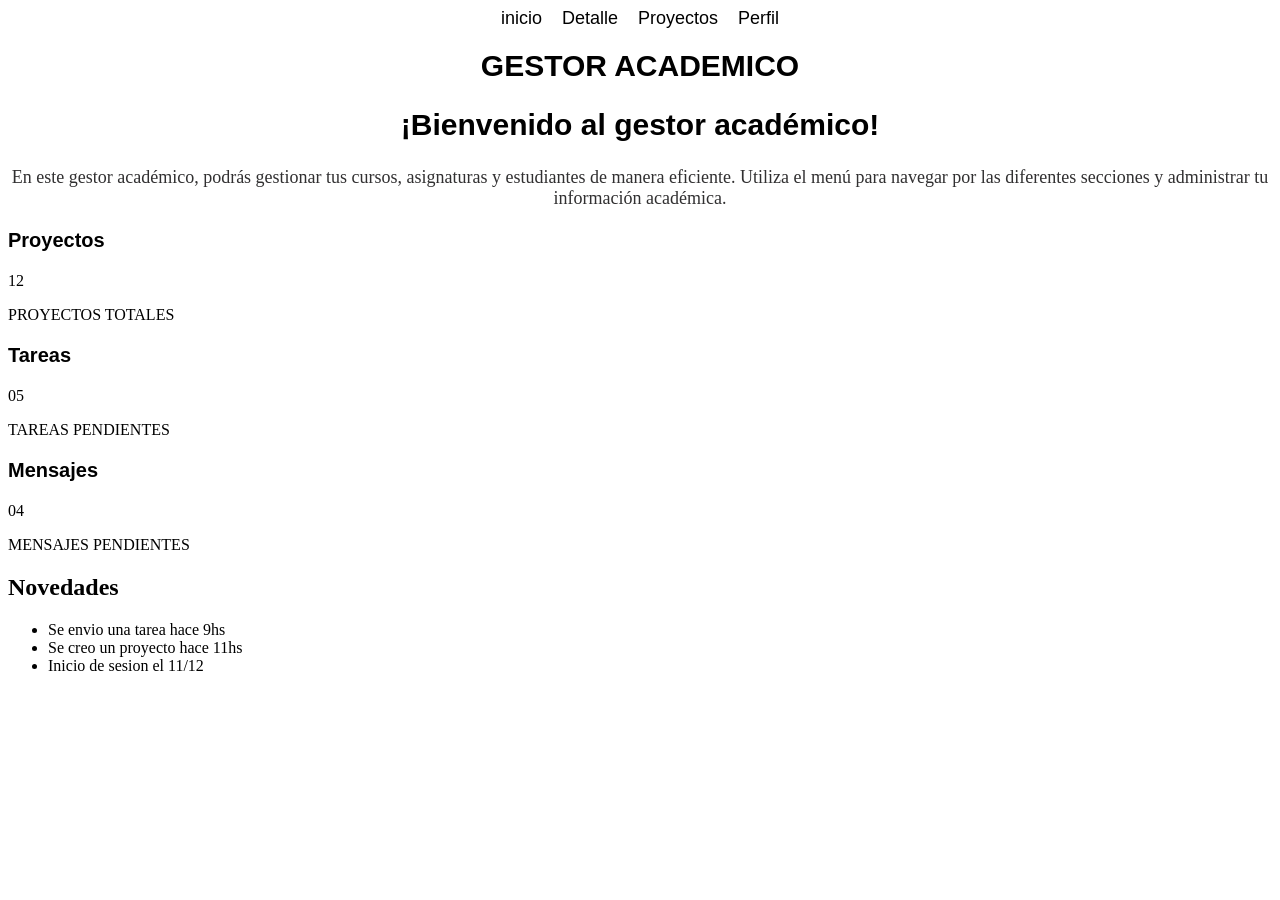
<file: index.html>
<!DOCTYPE html>
<html lang="es">
<head>
    <meta charset="UTF-8">
    <meta name="viewport" content="width=device-width">
    <link rel="stylesheet" href="./src/CSS/style.css">
    <title>GESTOR ACADEMICO</title>
</head>
<body>
    <main>
        <nav>
            <ul class="menu">
                <li><a href="#index.html">inicio</a></li>
                <li><a href="detalle.html">Detalle</a></li>
                <li><a href="proyectos.html">Proyectos</a></li>
                <li><a href="perfil.html">Perfil</a></li>
            </ul>
        </nav>
        <header>
            <h1 class="titulo">GESTOR ACADEMICO</h1>
        </header>
            <h2 class="titulo">¡Bienvenido al gestor académico!</h2>
            <p class="texto">En este gestor académico, podrás gestionar tus cursos, asignaturas y estudiantes de manera eficiente. Utiliza el menú para navegar por las diferentes secciones y administrar tu información académica.</p>
        <div>
            <header>
                <h3>Proyectos</h3>
            </header>
                <p>12</p>
                <p>PROYECTOS TOTALES</p>
        </div>

            <div>
                <header>
                    <h3>Tareas</h3>
                </header>
                <p>05</p>
                <p>TAREAS PENDIENTES</p>
            </div>
            
            <div>
                <header>
                    <h3>Mensajes</h3>
                </header>
                <p>04</p>
                <P>MENSAJES PENDIENTES</P>
            </div>
                <header>
                    <h2>Novedades</h2>
                </header>
                <ul>
                    <li>Se envio una tarea hace 9hs</li>
                    <li>Se creo un proyecto hace 11hs</li>
                    <li>Inicio de sesion el 11/12</li>
                </ul>
    </main>
</body>
</html>
</file>
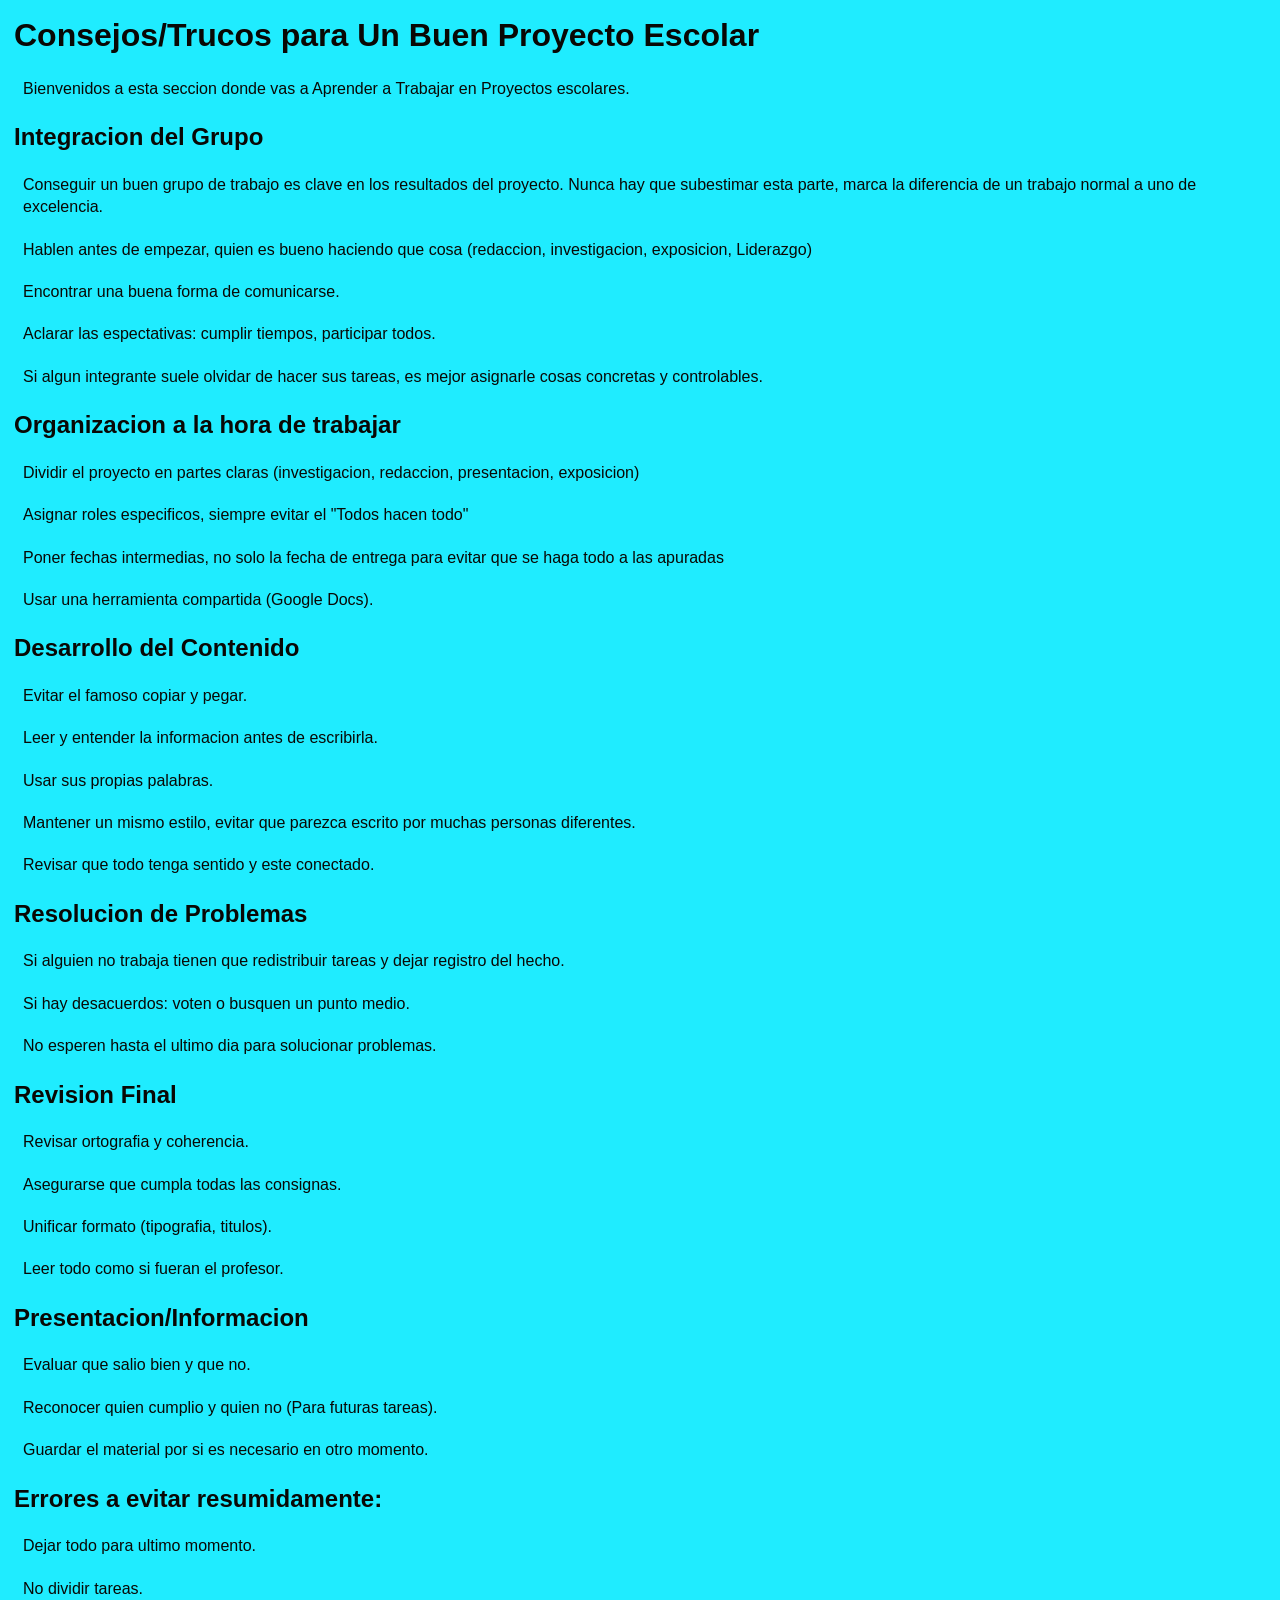
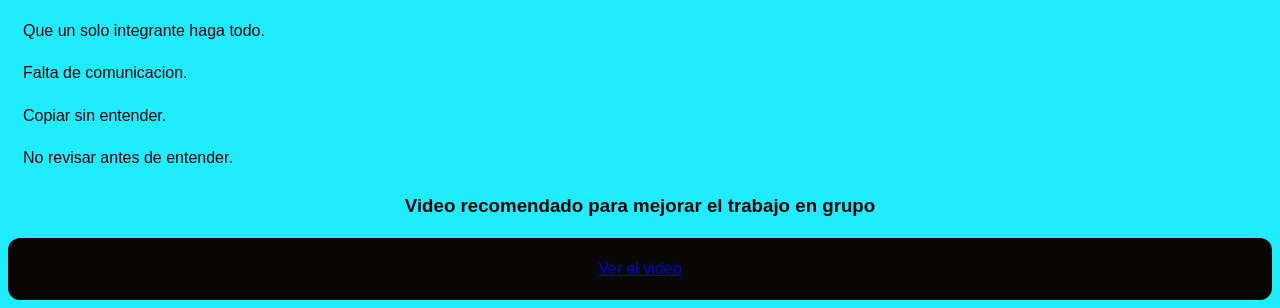
<file: Consejos.html>
<!DOCTYPE html>
<html lang="es">
<head>
  <meta charset="UTF-8">
  <link rel="stylesheet" href="src/CSS/styles.css">
  <meta name="viewport" content="width=device-width, initial-scale=1.0"> 
  <title>Consejos Para Un Buen Proyecto</title>
</head>
<body>
    <h1>Consejos/Trucos para Un Buen Proyecto Escolar </h1>
     <p>Bienvenidos a esta seccion donde vas a Aprender a Trabajar en Proyectos escolares. </p>
        <h2>Integracion del Grupo</h2>
         <p>Conseguir un buen grupo de trabajo es clave en los resultados del proyecto. Nunca hay que subestimar esta parte, marca la diferencia de un trabajo normal a uno de excelencia.</p>
         <p> Hablen antes de empezar, quien es bueno haciendo que cosa (redaccion, investigacion, exposicion, Liderazgo)</p>
         <p> Encontrar una buena forma de comunicarse.
         <p> Aclarar las espectativas: cumplir tiempos, participar todos.</p>
         <p> Si algun integrante suele olvidar de hacer sus tareas, es mejor asignarle cosas concretas y controlables.</p>
        <h2>Organizacion a la hora de trabajar </h2>
         <p> Dividir el proyecto en partes claras (investigacion, redaccion, presentacion, exposicion) </p>
         <p> Asignar roles especificos, siempre evitar el "Todos hacen todo" </p>
         <p> Poner fechas intermedias, no solo la fecha de entrega para evitar que se haga todo a las apuradas </p>
         <p> Usar una herramienta compartida (Google Docs). </p>
        <h2>Desarrollo del Contenido </h2>
         <p> Evitar el famoso copiar y pegar. </p>
         <p> Leer y entender la informacion antes de escribirla. </p>
         <p> Usar sus propias palabras. </p>
         <p> Mantener un mismo estilo, evitar que parezca escrito por muchas personas diferentes. </p>
         <p> Revisar que todo tenga sentido y este conectado. </p>
        <h2>Resolucion de Problemas </h2>
         <p> Si alguien no trabaja tienen que redistribuir tareas y dejar registro del hecho. </p>
         <p> Si hay desacuerdos: voten o busquen un punto medio. </p>
         <p> No esperen hasta el ultimo dia para solucionar problemas. </p>
        <h2>Revision Final </h2>
         <p> Revisar ortografia y coherencia. </p> 
         <p> Asegurarse que cumpla todas las consignas. </p> 
         <p> Unificar formato (tipografia, titulos). </p>
         <p> Leer todo como si fueran el profesor. </p>
        <h2>Presentacion/Informacion </h2>
         <p> Evaluar que salio bien y que no. </p>
         <p> Reconocer quien cumplio y quien no (Para futuras tareas). </p>
         <p> Guardar el material por si es necesario en otro momento. </p>
        <h2>Errores a evitar resumidamente: </h2>
         <p> Dejar todo para ultimo momento. </p>
         <p> No dividir tareas. </p>
         <p> Que un solo integrante haga todo. </p>
         <p> Falta de comunicacion. </p>
         <p> Copiar sin entender. </p>
         <p> No revisar antes de entender. </p>
        <h3>Video recomendado para mejorar el trabajo en grupo </h3>
         <section class="bloque">
         <div class="card">
          <a href="https://www.youtube.com/watch?v=INRzFKTzmZs" target="_blank">
  Ver el video
</a>
    </div>
  </section>
</html>
</file>
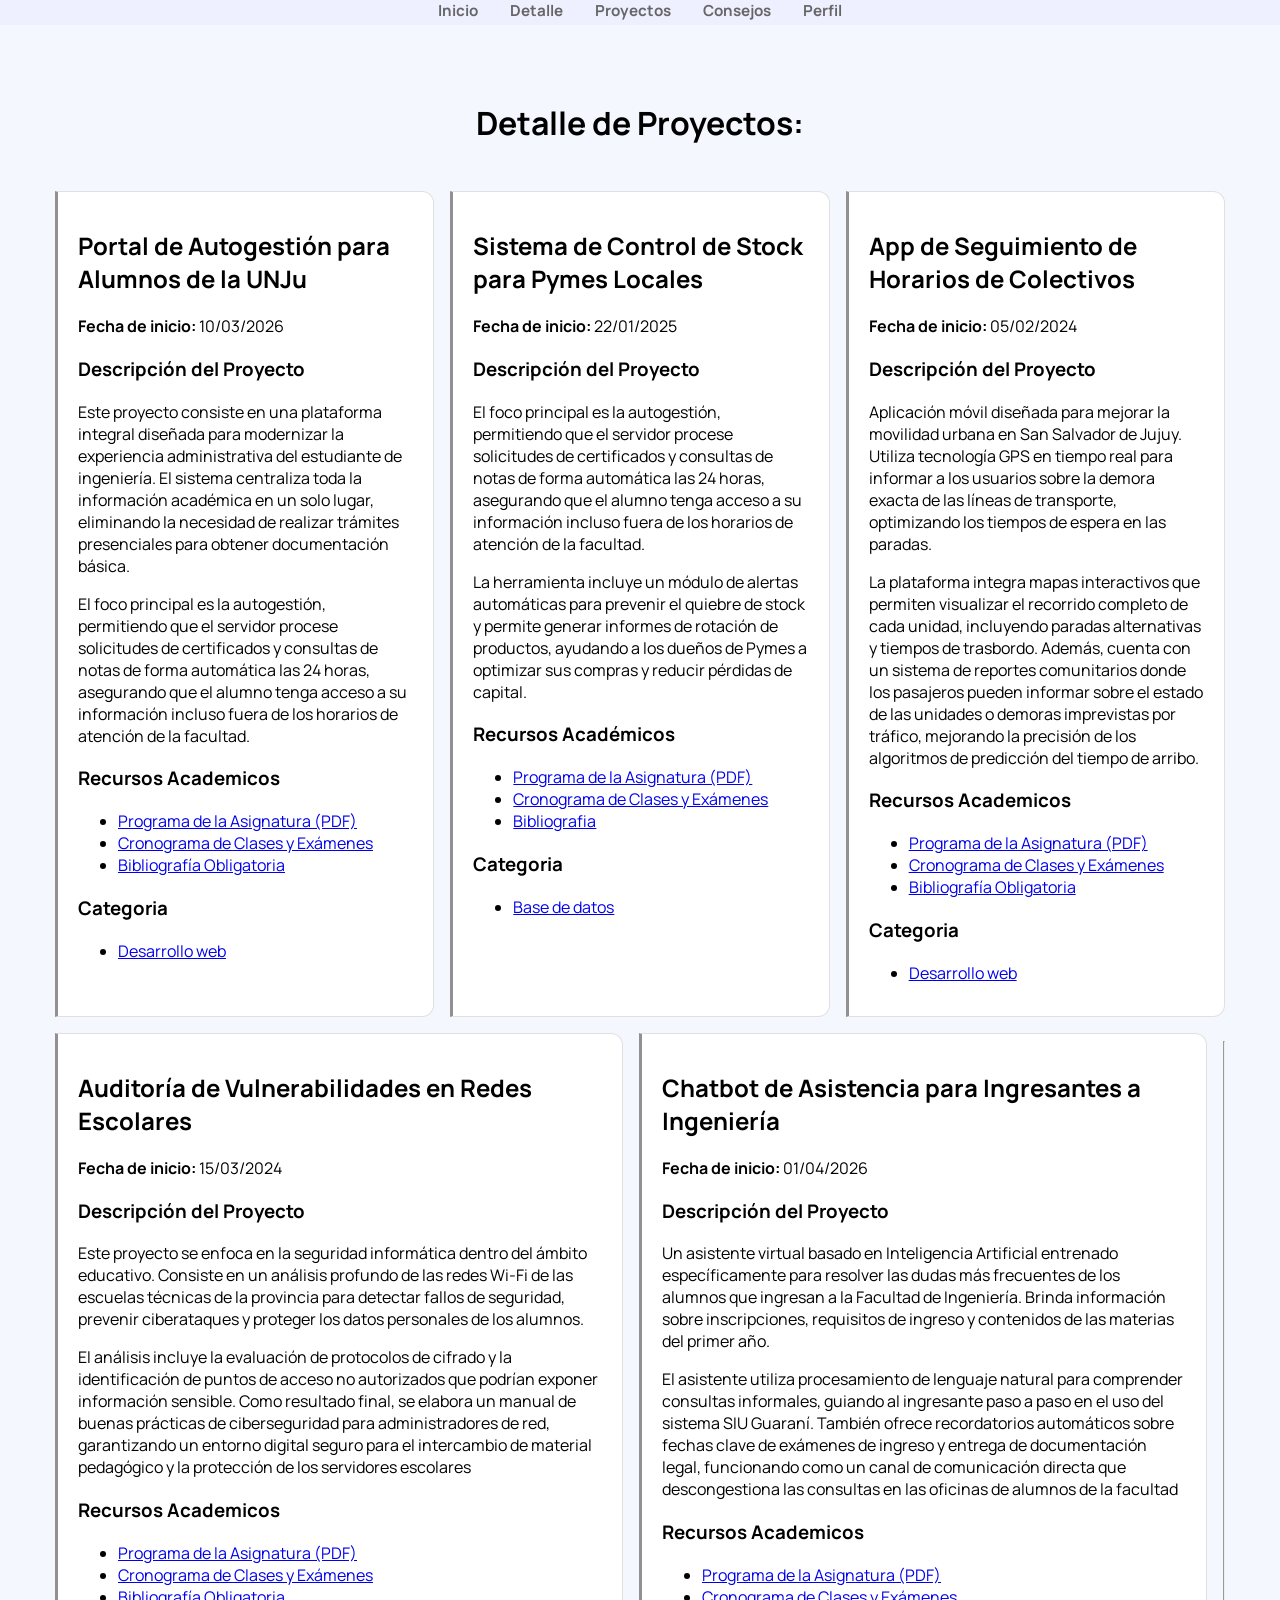
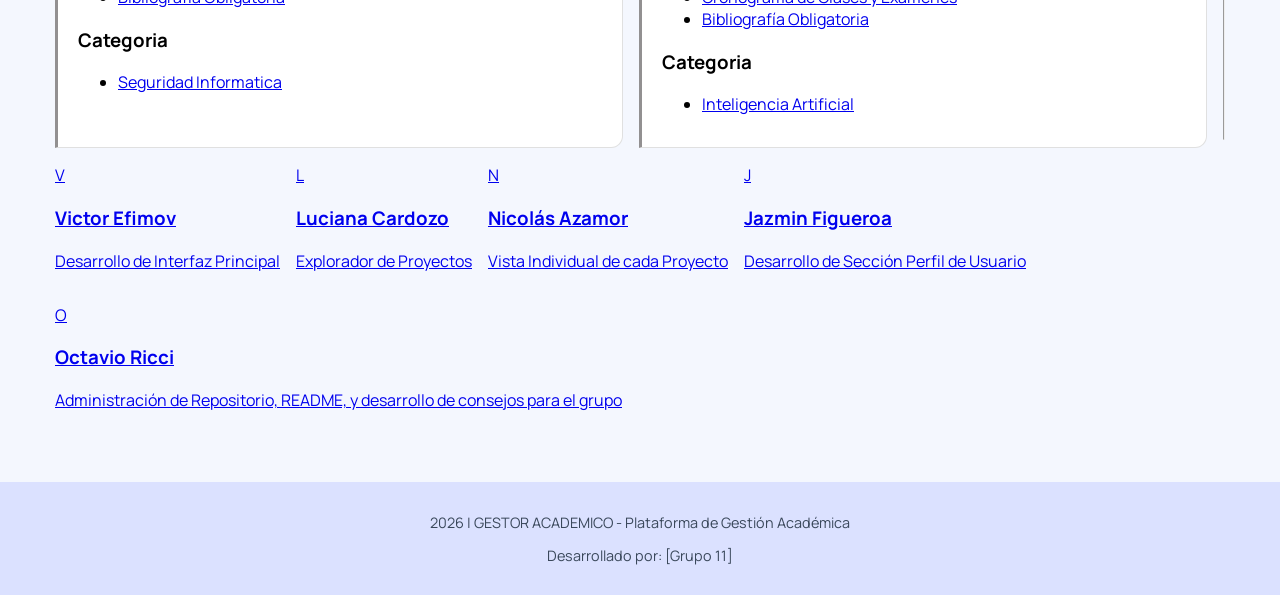
<file: detalle.html>
<!DOCTYPE html>
<html lang="es">
<head>
    <meta charset="UTF-8">
    <meta name="viewport" content="width=device-width">
    <link rel="stylesheet" href="./src/CSS/global.css">
    <link rel="stylesheet" href="./src/CSS/detalle.css">
    <title>GESTOR ACADEMICO - DETALLE</title>
</head>
<body>
    <header>
    <nav class="nav">
                <a href="index.html">Inicio</a>
                <a href="detalle.html">Detalle</a>
                <a href="proyectos.html">Proyectos</a>
                <a href="Consejos.html">Consejos</a>
                <a href="perfil.html">Perfil</a>
            </nav>   
        </header>
            <main>
             <div class="bienvenida">
            <h1 class="titulo">Detalle de Proyectos:</h1>
            </div>
        </header>
        <section class="cartagrande">
            <div class="carta">
        <h2 class="titulo">Portal de Autogestión para Alumnos de la UNJu </h2>
        <p class="texto"><b>Fecha de inicio:</b> 10/03/2026</p>
        <h3 class="titulo">Descripción del Proyecto</h3>
        <p class="texto">
           Este proyecto consiste en una plataforma integral diseñada para modernizar la experiencia administrativa del estudiante de ingeniería. El sistema centraliza toda la información académica en un solo lugar, eliminando la necesidad de realizar trámites presenciales para obtener documentación básica.
        </p>
        <p class="texto">
            El foco principal es la autogestión, permitiendo que el servidor procese solicitudes de certificados y consultas de notas de forma automática las 24 horas, asegurando que el alumno tenga acceso a su información incluso fuera de los horarios de atención de la facultad.
        </p>

        <h3 class="titulo">Recursos Academicos</h3>
        <ul>
            <li><a href="#">Programa de la Asignatura (PDF)</a></li>
            <li><a href="#">Cronograma de Clases y Exámenes</a></li>
            <li><a href="#">Bibliografía Obligatoria</a></li>
        </ul>
        <h3 class="titulo">Categoria</h3>
        <ul> <li><a href="#">Desarrollo web</a></li></ul>
        </div>
        <div class="carta">
        <h2 class="titulo">Sistema de Control de Stock para Pymes Locales</h2>
        <p class="texto"><b>Fecha de inicio:</b> 22/01/2025</p>
        <h3 class="titulo">Descripción del Proyecto</h3>
        <p class="texto">El foco principal es la autogestión, permitiendo que el servidor procese solicitudes de certificados y consultas de notas de forma automática las 24 horas, asegurando que el alumno tenga acceso a su información incluso fuera de los horarios de atención de la facultad. </p>
        <p class="texto">La herramienta incluye un módulo de alertas automáticas para prevenir el quiebre de stock y permite generar informes de rotación de productos, ayudando a los dueños de Pymes a optimizar sus compras y reducir pérdidas de capital.</p>
        <h3 class="titulo">Recursos Académicos</h3>
        <ul>
            <li><a href="#">Programa de la Asignatura (PDF)</a></li>
            <li><a href="#">Cronograma de Clases y Exámenes</a></li>
            <li><a href="#">Bibliografia</a></li>
        </ul>
           <h3 class="titulo">Categoria</h3>
        <ul> <li><a href="#">Base de datos</a></li></ul>
        </div>
        <div class="carta">
<h2 class="titulo">App de Seguimiento de Horarios de Colectivos</h2>
        <p class="texto"><b>Fecha de inicio:</b> 05/02/2024</p>
        <h3 class="titulo">Descripción del Proyecto</h3>
        <p class="texto">
            Aplicación móvil diseñada para mejorar la movilidad urbana en San Salvador de Jujuy. 
            Utiliza tecnología GPS en tiempo real para informar a los usuarios sobre la demora exacta 
            de las líneas de transporte, optimizando los tiempos de espera en las paradas.
        </p>
        <p class="texto"> La plataforma integra mapas interactivos que permiten visualizar el recorrido completo de cada unidad, incluyendo paradas alternativas y tiempos de trasbordo. Además, cuenta con un sistema de reportes comunitarios donde los pasajeros pueden informar sobre el estado de las unidades o demoras imprevistas por tráfico, mejorando la precisión de los algoritmos de predicción del tiempo de arribo.</p>
<h3 class="titulo">Recursos Academicos</h3>
        <ul>
            <li><a href="#">Programa de la Asignatura (PDF)</a></li>
            <li><a href="#">Cronograma de Clases y Exámenes</a></li>
            <li><a href="#">Bibliografía Obligatoria</a></li>
        </ul>
           <h3 class="titulo">Categoria</h3>
        <ul> <li><a href="#">Desarrollo web</a></li></ul>
        </div>
        <div class="carta">
        <h2 class="titulo">Auditoría de Vulnerabilidades en Redes Escolares</h2>
        <p class="texto"><b>Fecha de inicio:</b> 15/03/2024</p>
        <h3 class="titulo">Descripción del Proyecto</h3>
        <p class="texto">
            Este proyecto se enfoca en la seguridad informática dentro del ámbito educativo. 
            Consiste en un análisis profundo de las redes Wi-Fi de las escuelas técnicas de la provincia 
            para detectar fallos de seguridad, prevenir ciberataques y proteger los datos personales de los alumnos.
        </p>
        <p class="texto">El análisis incluye la evaluación de protocolos de cifrado y la identificación de puntos de acceso no autorizados que podrían exponer información sensible. Como resultado final, se elabora un manual de buenas prácticas de ciberseguridad para administradores de red, garantizando un entorno digital seguro para el intercambio de material pedagógico y la protección de los servidores escolares</p>
<h3 class="titulo">Recursos Academicos</h3>
        <ul>
            <li><a href="#">Programa de la Asignatura (PDF)</a></li>
            <li><a href="#">Cronograma de Clases y Exámenes</a></li>
            <li><a href="#">Bibliografía Obligatoria</a></li>
        </ul>
           <h3 class="titulo">Categoria</h3>
        <ul> <li><a href="#">Seguridad Informatica</a></li></ul>
        </div>
        <div class="carta">
        <h2 class="titulo">Chatbot de Asistencia para Ingresantes a Ingeniería</h2>
        <p class="texto"><b>Fecha de inicio:</b> 01/04/2026</p>
        <h3 class="titulo">Descripción del Proyecto</h3>
        <p class="texto">
            Un asistente virtual basado en Inteligencia Artificial entrenado específicamente para resolver 
            las dudas más frecuentes de los alumnos que ingresan a la Facultad de Ingeniería. 
            Brinda información sobre inscripciones, requisitos de ingreso y contenidos de las materias del primer año.
        </p> 
        <p class="texto">El asistente utiliza procesamiento de lenguaje natural para comprender consultas informales, guiando al ingresante paso a paso en el uso del sistema SIU Guaraní. También ofrece recordatorios automáticos sobre fechas clave de exámenes de ingreso y entrega de documentación legal, funcionando como un canal de comunicación directa que descongestiona las consultas en las oficinas de alumnos de la facultad</p>
<h3 class="titulo">Recursos Academicos</h3>
        <ul>
            <li><a href="#">Programa de la Asignatura (PDF)</a></li>
            <li><a href="#">Cronograma de Clases y Exámenes</a></li>
            <li><a href="#">Bibliografía Obligatoria</a></li>
        </ul>
           <h3 class="titulo">Categoria</h3>
        <ul> <li><a href="#">Inteligencia Artificial </a></li></ul>
        </div>
        <hr>
        <div class="cartagrande">
            <a href="index.html" class="link-integrante">
            <div class="perfil">
                <div class="icono">V</div>
                <div><h3>Victor Efimov</h3><p>Desarrollo de Interfaz Principal</p></div>
            </div>
            </a>
            <a href="proyectos.html" class="link-integrante">
            <div class="perfil">
                <div class="icono">L</div>
                <div><h3>Luciana Cardozo</h3><p>Explorador de Proyectos</p></div>
            </div>
            </a>
            <a href="detalle.html" class="link-integrante">
            <div class="perfil">
                <div class="icono">N</div>
                <div><h3>Nicolás Azamor</h3><p>Vista Individual de cada Proyecto</p></div>
            </div>
            </a>
            <a href="perfil.html" class="link-integrante">
            <div class="perfil">
                <div class="icono">J</div>
                <div><h3>Jazmin Figueroa</h3><p>Desarrollo de Sección Perfil de Usuario</p></div>
            </div>
            </a>
            <a href="Consejos.html" class="link-integrante">
            <div class="perfil">
                <div class="icono">O</div>
                <div><h3>Octavio Ricci</h3><p>Administración de Repositorio, README, y desarrollo de consejos para el grupo</p></div>
            </div>
            </a>
        </div>
    </section>
    </main>
     <footer>
            <p>2026 | GESTOR ACADEMICO - Plataforma de Gestión Académica</p>
            <p>Desarrollado por: [Grupo 11]</p>
        </footer>
</body>
</html>
</file>
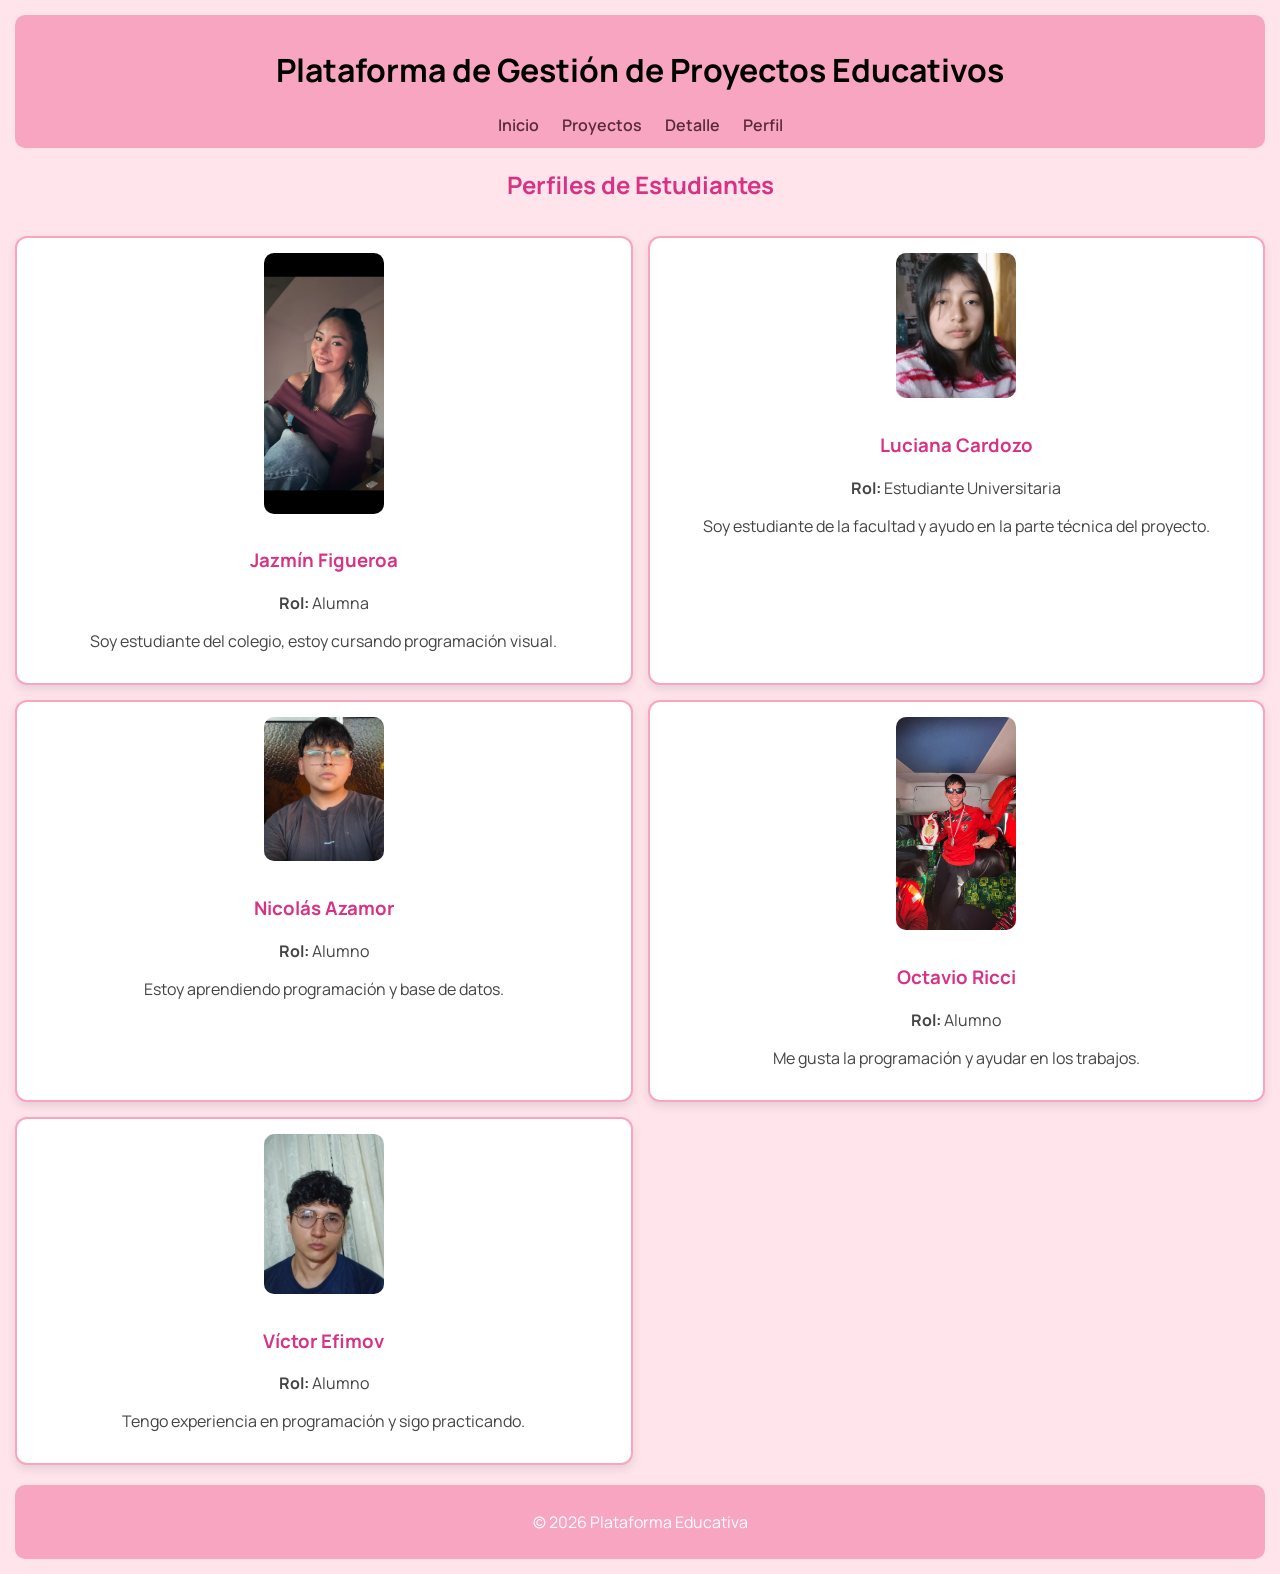
<file: perfil.html>
<!DOCTYPE html>
<html lang="es">
<head>
    <meta charset="UTF-8">
    <title>Perfil de Usuario</title>

    <style>
        @import url('https://fonts.googleapis.com/css2?family=Manrope:wght@400;600;800&display=swap');

        body{
            font-family: 'Manrope', sans-serif;
            background-color: #ffe4ec;
            margin: 15px;
            color: #333;
        }

        header{
            background-color: #f8a5c2;
            padding: 12px;
            border-radius: 10px;
            text-align: center;
        }

        nav a{
            color: #5a2a3a;
            text-decoration: none;
            margin: 0 10px;
            font-weight: 600;
        }

        section{
            display: grid;
            grid-template-columns: repeat(2, 1fr);
            gap: 15px;
        }

        section h2{
            grid-column: span 2;
            text-align: center;
            color: #d63384;
        }

        article{
            background-color: #ffffff !important;
            border: 2px solid #f8a5c2;
            padding: 15px;
            border-radius: 12px;
            text-align: center;
            box-shadow: 0px 4px 10px rgba(0,0,0,0.1);
        }

        article img{
            border-radius: 10px; 
            margin-bottom: 10px;
        }

        article h3{
            color: #d63384;
        }

        article p{
            color: #444;
        }

        footer{
            background-color: #f8a5c2;
            color: white;
            text-align: center;
            padding: 10px;
            border-radius: 10px;
            margin-top: 20px;
        }
    </style>
</head>

<body>

    <header>
        <h1 style="color: black;">Plataforma de Gestión de Proyectos Educativos</h1>

        <nav>
            <a href="index.html">Inicio</a>
            <a href="proyectos.html">Proyectos</a>
            <a href="detalle.html">Detalle</a>
            <a href="perfil.html">Perfil</a>
        </nav>
    </header>

    <main>
        <section>
            <h2>Perfiles de Estudiantes</h2>

            <article>
                <img src="src/img/img jaz.jpeg" width="120">
                <h3>Jazmín Figueroa</h3>
                <p><strong>Rol:</strong> Alumna</p>
                <p>Soy estudiante del colegio, estoy cursando programación visual.</p>
            </article>

            <article>
                <img src="src/img/img luci.jpeg" width="120">
                <h3>Luciana Cardozo</h3>
                <p><strong>Rol:</strong> Estudiante Universitaria</p>
                <p>Soy estudiante de la facultad y ayudo en la parte técnica del proyecto.</p>
            </article>

            <article>
                <img src="src/img/imagen nico.jpeg" width="120">
                <h3>Nicolás Azamor</h3>
                <p><strong>Rol:</strong> Alumno</p>
                <p>Estoy aprendiendo programación y base de datos.</p>
            </article>

            <article>
                <img src="src/img/img ricci.jpeg" width="120">
                <h3>Octavio Ricci</h3>
                <p><strong>Rol:</strong> Alumno</p>
                <p>Me gusta la programación y ayudar en los trabajos.</p>
            </article>

            <article>
                <img src="src/img/img victor.jpeg" width="120">
                <h3>Víctor Efimov</h3>
                <p><strong>Rol:</strong> Alumno</p>
                <p>Tengo experiencia en programación y sigo practicando.</p>
            </article>

        </section>
    </main>

    <footer>
        <p>© 2026 Plataforma Educativa</p>
    </footer>

</body>
</html>
</file>
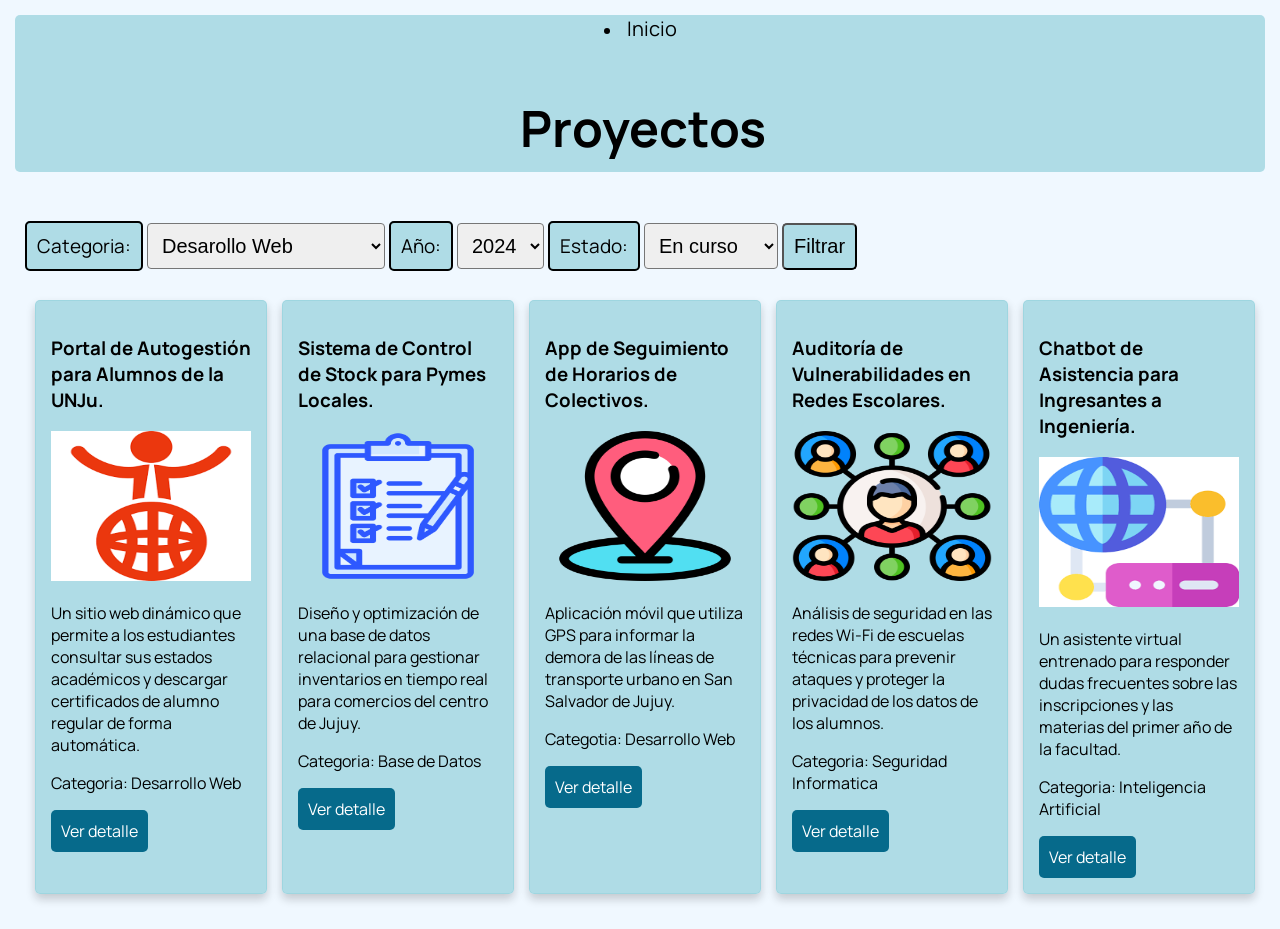
<file: proyectos.html>
<!DOCTYPE html> 
<html lang="en">
<head>
    <meta charset="UTF-8">
    <meta name="viewport" content="width=device-width, initial-scale=1.0">
    <title>Document</title>
    <link href="./src/CSS/proyectos.css" rel="stylesheet">
</head>
<body>
    <header class="referencia">
        <nav>
            <li><a href="index.html">Inicio</a></li>
            <h1 class="titulo">Proyectos</h1>
        </nav>
    </header>
    <main>
        <aside class="filtros">
            <form>
                <label class="filtro">Categoria:</label>
                <select class="filtros">
                    <option>Desarollo Web</option>
                    <option>Base de datos</option>
                    <option>Seguridad Informatica</option>
                    <option>Inteligencia Artificial</option>
                </select>
                <label class="filtro">Año:</label>
                <select class="filtros">
                    <option>2024</option>
                    <option>2025</option>
                    <option>2026</option>
                </select>
                <label class="filtro">Estado:</label>
                <select class="filtros">
                    <option>En curso</option>
                    <option>Finalizado</option>
                </select>
                <button class="botom" type="submit">Filtrar</button>
            </form>
        </aside>
    </main>
    <section class="contenedortarjeta">
        <article class="tarjetas">
            <h3>Portal de Autogestión para Alumnos de la UNJu.</h3>
            <img class="ima" src="src/img/ima1.png" alt="Imagen del proyecto">
            <p>Un sitio web dinámico que permite a los estudiantes consultar sus estados académicos y descargar certificados de alumno regular de forma automática.</p>
            <p>Categoria: Desarrollo Web </p>
            <a href="detalle.html">Ver detalle</a>
        </article>
        <article class="tarjetas">
            <h3>Sistema de Control de Stock para Pymes Locales.</h3>
            <img class="ima" src="src/img/ima2.png" alt="Imagen del Proyecto">
            <p>Diseño y optimización de una base de datos relacional para gestionar inventarios en tiempo real para comercios del centro de Jujuy.</p>
            <p>Categoria: Base de Datos </p>
            <a href="detalle.html">Ver detalle</a>
        </article>
        <article class="tarjetas">
            <h3>App de Seguimiento de Horarios de Colectivos.</h3>
            <img class="ima" src="src/img/ima3.png" alt="Imagen del Proyecto">
            <p>Aplicación móvil que utiliza GPS para informar la demora de las líneas de transporte urbano en San Salvador de Jujuy.</p>
            <p>Categotia: Desarrollo Web</p>
            <a href="detalle.html">Ver detalle</a>
        </article>
        <article class="tarjetas">
            <h3>Auditoría de Vulnerabilidades en Redes Escolares.</h3>
            <img class="ima" src="src/img/ima4.png" alt="Imagen del Proyecto">
            <p>Análisis de seguridad en las redes Wi-Fi de escuelas técnicas para prevenir ataques y proteger la privacidad de los datos de los alumnos.</p>
            <p>Categoria: Seguridad Informatica</p>
            <a href="detalle.html">Ver detalle</a>
        </article>
        <article class="tarjetas">
            <h3>Chatbot de Asistencia para Ingresantes a Ingeniería.</h3>
            <img class="ima" src="src/img/ima5.png" alt="Imagen del Proyecto">
            <p>Un asistente virtual entrenado para responder dudas frecuentes sobre las inscripciones y las materias del primer año de la facultad.</p>
            <p>Categoria: Inteligencia Artificial</p>
            <a href="detalle.html">Ver detalle</a>
        </article>
    </section>    
</body>
</html>
</file>
<file: src/CSS/style.css>
.titulo {
    font-size: 30px;
    font-weight: bold;
    font-family: sans-serif;
    color:#000000;
    text-align: center;
}
.texto {
    font-size: 18px;
    font-family: Georgia, 'Times New Roman', Times, serif;
    color:#313031;
    text-align: center;
}

.menu{
    display: flex;
    gap: 20px;           
    list-style: none;    
    padding: 0;
    margin: 0;
    justify-content: center;
}
nav {
    background-color: none;
}
a {
    text-decoration: none;
    color: #000000;
    font-size: 18px;
    font-family: sans-serif;
}
a:hover {
    color: #007BFF;
}
h3 {
    font-size: 20px;
    font-family: sans-serif;
    color:#000000;
}
</file>
<file: src/CSS/styles.css>
:root {
  --colordefondo: #1FECFF;
  --colorprincipal: #1FECFF;
  --colorsecundario: #457b9d;
  --colordeacento: #a8dadc;
  --colorblanco: #ffffff;
  --colordetexto: #090805;
  --colordeborde: #d9e2ec;
  --colordehover: #5a8fb3;
  --colordeactive: #16324f;
  --fuenteprincipal: Lato, sans-serif;
  --fuentedetitulos: Poppins, serif;
}

h1, h2 {
  margin: 1px;
  padding: 5px;
  box-sizing: border-box;
}
h3 {
   text-align: center;
}
p {
  margin: 10px;
  padding: 5px;
  box-sizing: border-box;
}
.card {
  display: flex;
  flex-direction: column;
  align-items: center;
  background-color: var(--colordetexto);
  padding: 20px;
  border-radius: 12px;
}
body {
  background-color: var(--colordefondo);
  color: var(--colordetexto);
  font-family: var(--fuenteprincipal);
  line-height: 1.4;
}
</file>
<file: src/CSS/global.css>
@import url('https://fonts.googleapis.com/css2?family=Manrope:wght@200..800&display=swap');
body {
    font-family: 'Manrope', sans-serif;
    background-color: #EEF0FF;
    font-optical-sizing: auto;
}
.nav{
    font-family: 'Manrope', sans-serif;
    background-color: #EEF0FF;
    display: flex;
    justify-content: center;
    gap: 2rem;
    padding: 0;
    margin: 0;
}
.nav a:hover {
    color: #4F46E5;
}
.nav a {
    color: #666;
    font-size: 0.95rem;
    padding-bottom: 4px;
    text-decoration: solid;
    font-weight: bold;
}
footer {
    font-family: 'Manrope', sans-serif;
    background-color: #DBE1FF;
    text-align: center;
    padding: 1rem 0;
    margin-top: 2rem;
    color: #3A485B;
    font-size: 0.9rem;
    width: 100%;
}
</file>
<file: src/CSS/detalle.css>
@import url('https://fonts.googleapis.com/css2?family=Manrope:wght@200..800&display=swap');

body {
    font-family: 'Manrope', sans-serif;
    background-color: #f4f7fe;
    margin: 0;
    padding: 0;
}

main {
    margin: 55px;
}

.cartagrande {
    display: flex;
    gap: 1rem;
    flex-wrap: wrap;
}

.carta {
    flex: 1;
    min-width: 250px;
    background: white;
    border: 0.5px solid rgba(0,0,0,0.12);
    border-radius: 12px;
    border-left: 3px solid #929091;
    border-radius: 0 12px 12px 0;
    padding: 1.1rem 1.25rem 1rem;
    position: relative;
}

.carta:hover {
    border-left: 3px solid #4F46E5;
    box-shadow: 0 4px 6px #C9C6C7;
    cursor: pointer;
}
.bienvenida{
    display: flex;
    flex-direction: column;
    align-items: center;
    margin-bottom: 1.5rem;
}
</file>
<file: src/CSS/proyectos.css>
@import url('https://fonts.googleapis.com/css2?family=Manrope:wght@200..800&display=swap');
body{
    font-family: Manrope;
    background-color: aliceblue;
    color: black;
    margin: 15px;
}
.titulo{
    padding: 10px;
    padding-right:5px;
    font-size: 50px;
    text-align: center;
    line-height: normal;
    font-weight: 1px;
}
.filtro{
    font-size: 19px;
    padding: 10px;
    text-align: center;
    border: 2px solid black;
    background-color: #99d2ddbc;
    border-radius: 5px;
}
.filtros{
    padding: 10px;
    font-size: 20px;
    border-radius: 4px;
}
.filtros option{
    background-color: aliceblue;
    border: 2px solid black;
}
.contenedortarjeta{
    display: flex;
    padding: 20px;
    gap:15px;
}
.tarjetas{
    width: 250px;
    padding: 15px;
    border: 0.8px solid #99d2ddbc;
    border-radius: 5px;
    background-color: #99d2ddbc;
    box-shadow: 0px 5px 10px rgba(13, 13, 13, 0.2);
}
.contenedortarjeta a{
    display: inline-block;
    text-decoration: none;
    background-color: rgb(6, 106, 139);
    padding: 10px;
    border-radius: 5px;
    color: white;
}
.referencia{
    background-color: #99d2ddbc;  
    text-align: center;
    color: black;   
    border-radius: 5px; 
}
.referencia a{
    text-decoration: none;
    color: black;
    font-size: 20px;

}
.ima{
    width:200px;
    height:150px;
}
.botom{
    font-size: 20px;
    padding: 10px;
    background-color: #99d2ddbc;
    color: black;
    border-radius: 5px;
}
</file>
